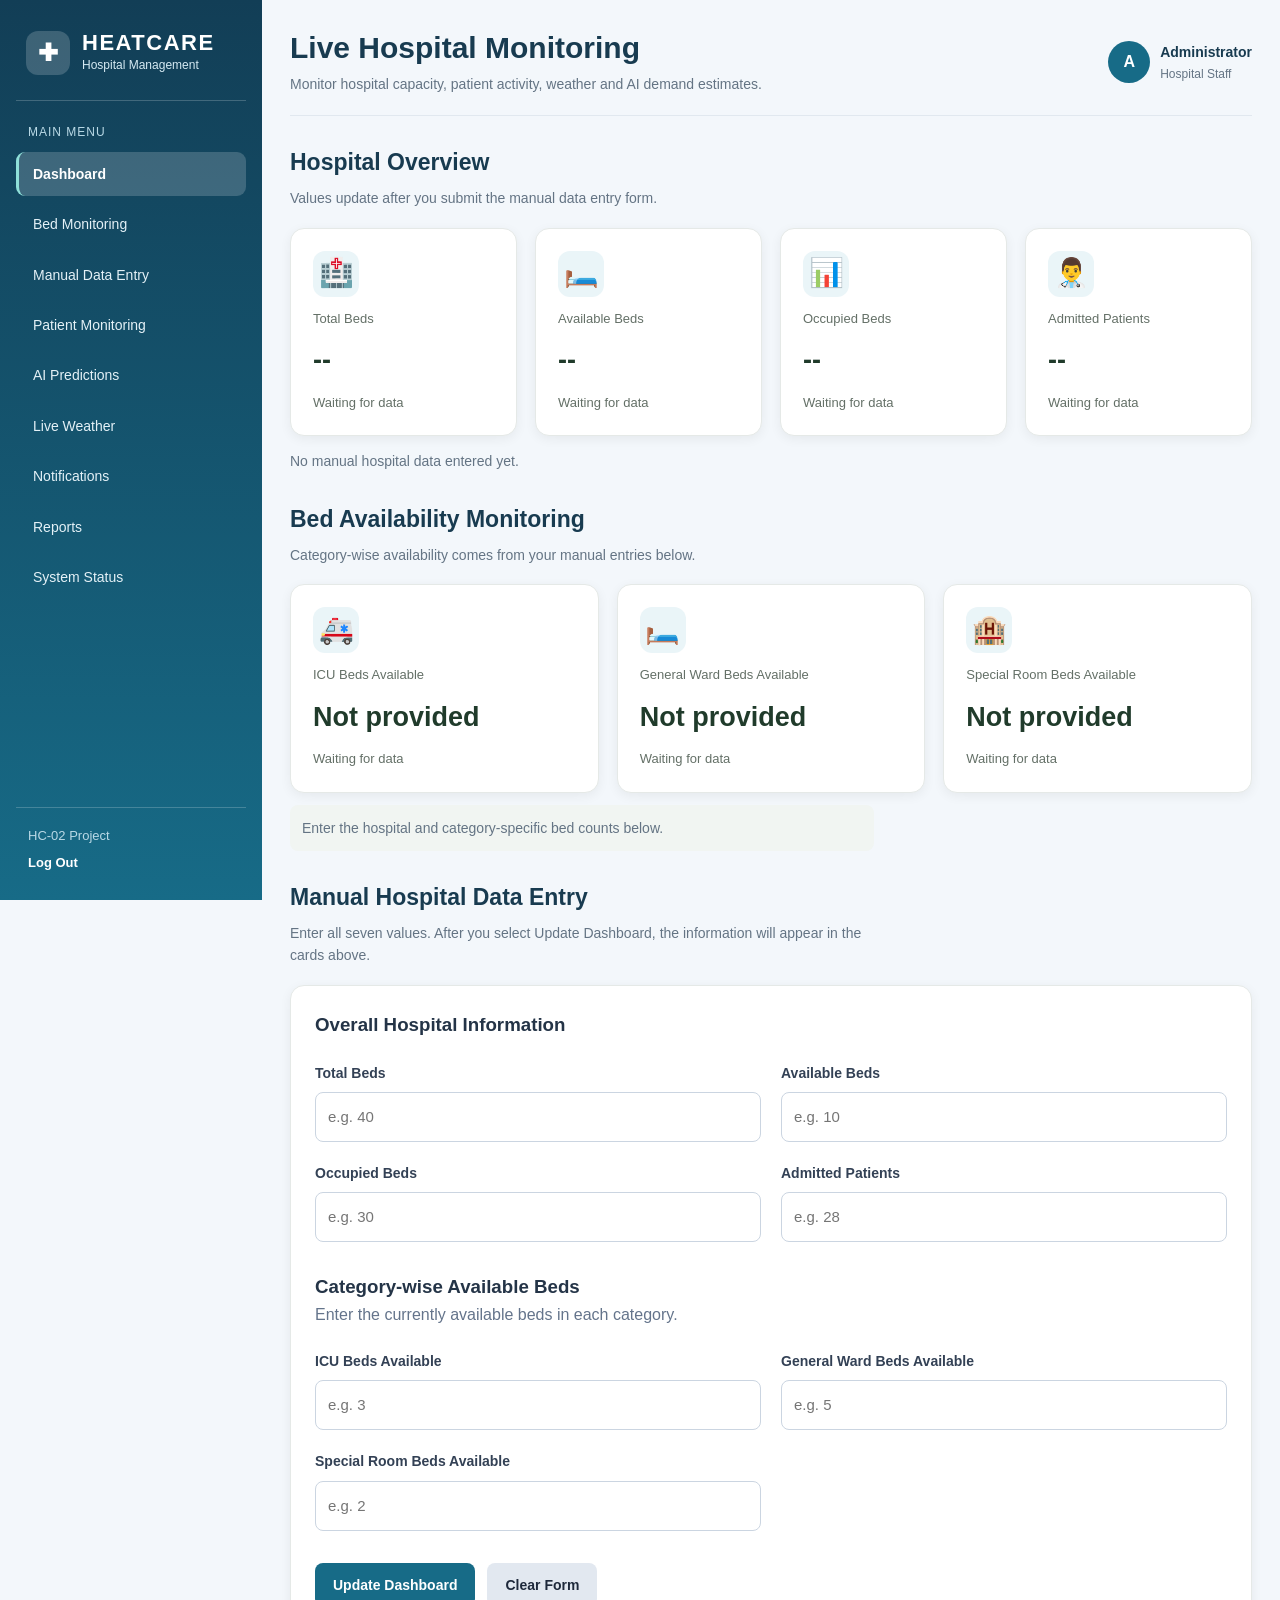
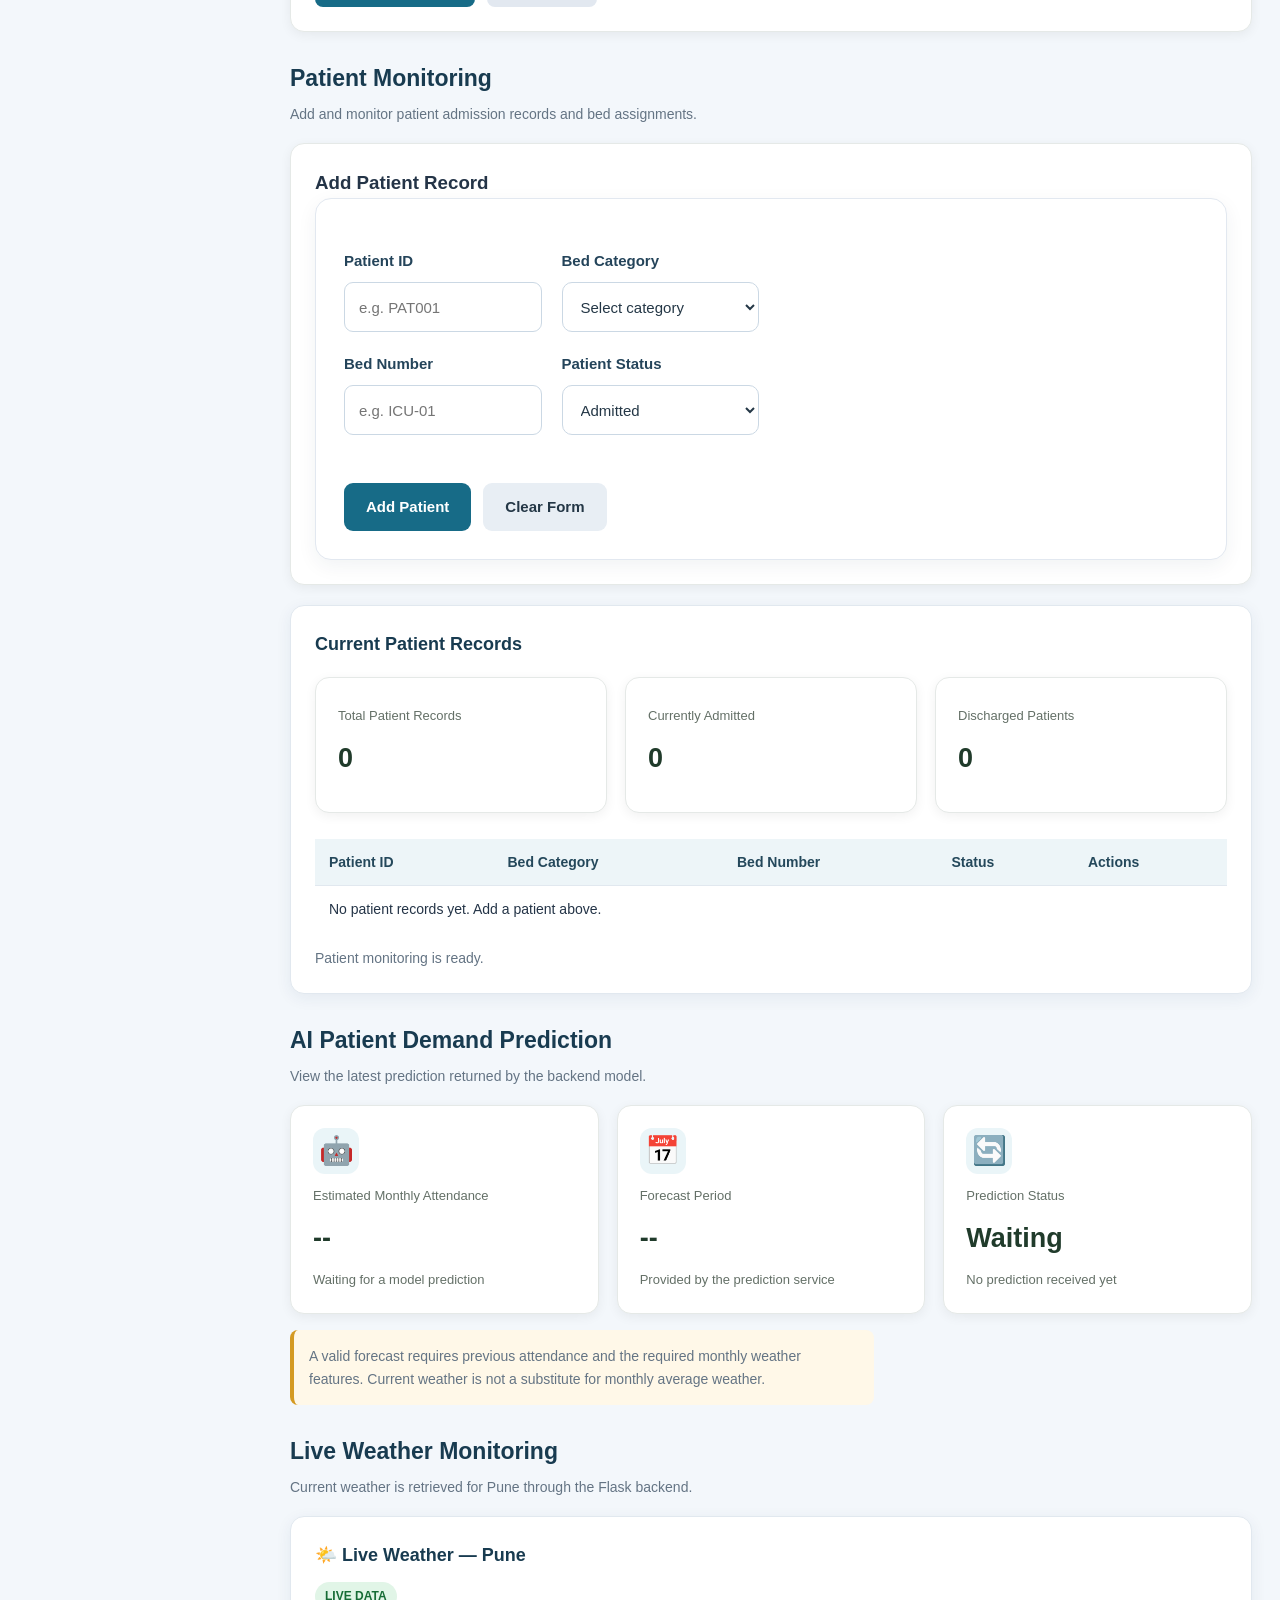
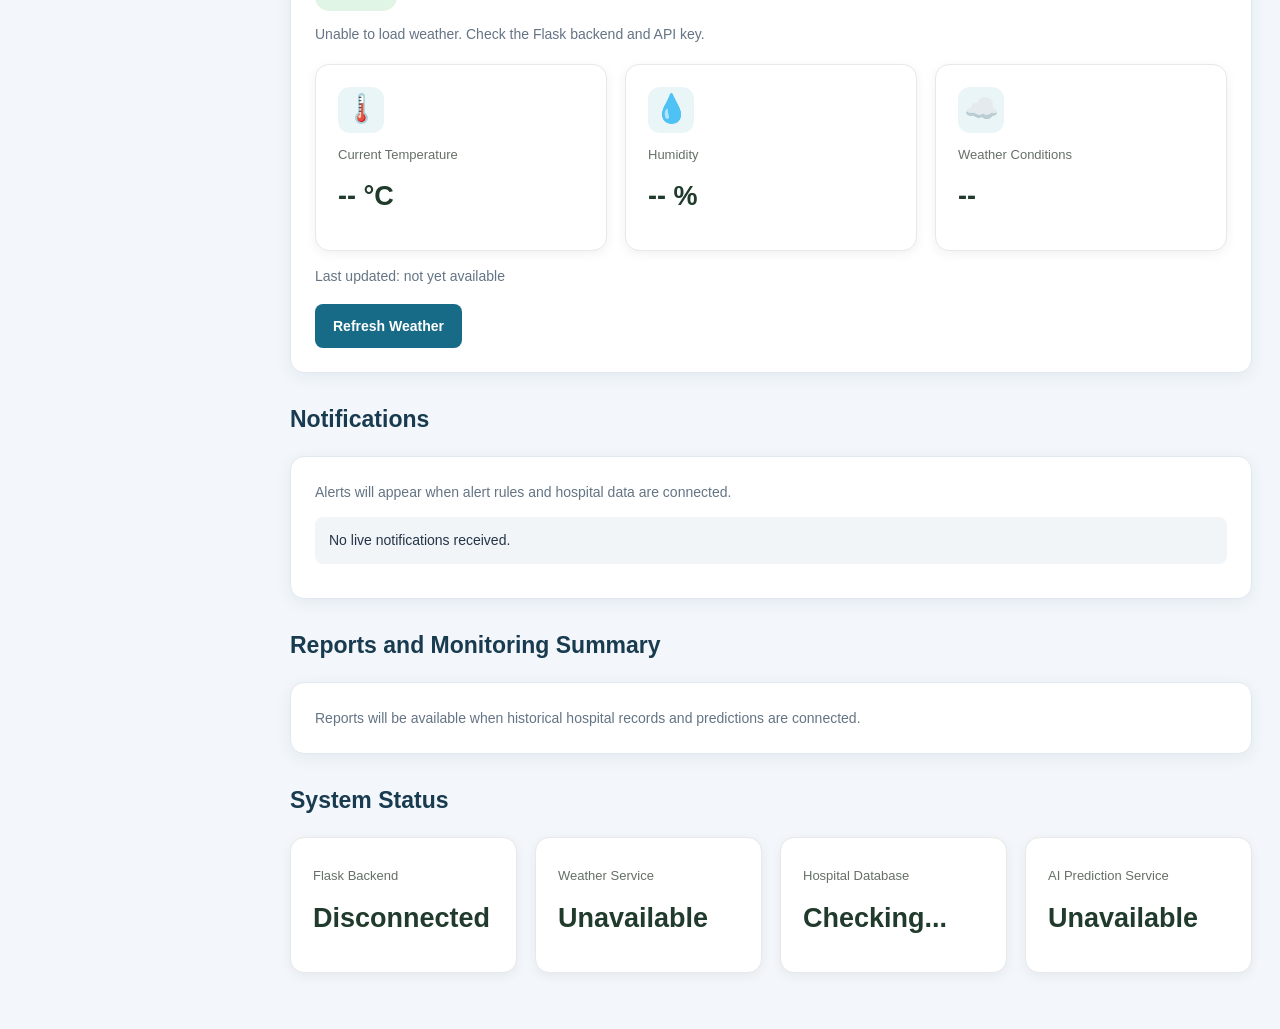
<file: frontend/HspitalDASHBOARD/dashboard.html>
<!DOCTYPE html>
<html lang="en">
<head>
    <meta charset="UTF-8">
    <meta name="viewport" content="width=device-width, initial-scale=1.0">
    <meta name="theme-color" content="#176b87">
    <title>HEATCARE | Live Hospital Monitoring</title>
    <link rel="stylesheet" href="style.css">

    <style>
        .monitoring-section { margin-bottom: 28px; }

        .monitoring-grid {
            display: grid;
            grid-template-columns: repeat(auto-fit, minmax(210px, 1fr));
            gap: 18px;
            margin-top: 18px;
        }

        .monitor-card, .manual-hospital-card {
            background: #fff;
            border: 1px solid #e5e9e7;
            border-radius: 14px;
            padding: 22px;
            box-shadow: 0 3px 12px rgba(0,0,0,.06);
            min-width: 0;
        }

        .monitor-card .monitor-icon {
            font-size: 28px;
            margin-bottom: 12px;
        }

        .monitor-card p {
            margin: 6px 0;
            color: #647067;
        }

        .monitor-card h3 {
            font-size: 27px;
            margin: 10px 0;
            color: #203b2b;
            overflow-wrap: anywhere;
        }

        .monitor-status, .last-updated {
            font-size: 13px;
            color: #647067;
        }

        .monitor-message {
            padding: 12px;
            border-radius: 8px;
            background: #f1f5f2;
            color: #344b3b;
            margin: 12px 0;
        }

        .live-badge {
            display: inline-block;
            padding: 5px 10px;
            border-radius: 20px;
            background: #e1f5e7;
            color: #176c36;
            font-size: 12px;
            font-weight: bold;
        }

        .refresh-button, .manual-hospital-actions button {
            margin-top: 16px;
            padding: 11px 18px;
            border: none;
            border-radius: 8px;
            cursor: pointer;
            font-weight: 600;
        }

        .refresh-button, .manual-save-button {
            background: #176b87;
            color: white;
        }

        .refresh-button:hover, .manual-save-button:hover {
            background: #12546b;
        }

        .manual-clear-button {
            background: #e2e8f0;
            color: #1e293b;
        }

        .forecast-notice {
            padding: 15px;
            border-left: 4px solid #d49a22;
            background: #fff8e8;
            border-radius: 8px;
            color: #624b1d;
            margin-top: 16px;
        }

        .manual-hospital-card {
            margin-top: 18px;
            padding: 24px;
        }

        .manual-hospital-grid {
            display: grid;
            grid-template-columns: repeat(2, minmax(0, 1fr));
            gap: 20px;
            margin-top: 22px;
        }

        .manual-hospital-field {
            display: flex;
            flex-direction: column;
            gap: 8px;
        }

        .manual-hospital-field label {
            color: #334155;
            font-weight: 600;
            font-size: 14px;
        }

        .manual-hospital-field input {
            width: 100%;
            min-width: 0;
            box-sizing: border-box;
            padding: 12px;
            border: 1px solid #cbd5e1;
            border-radius: 8px;
            font-size: 15px;
        }

        .manual-hospital-field input:focus {
            outline: 2px solid #176b87;
            border-color: #176b87;
        }

        .manual-hospital-actions {
            display: flex;
            flex-wrap: wrap;
            gap: 12px;
            margin-top: 10px;
        }

        #manualHospitalMessage {
            margin-top: 16px;
            font-size: 14px;
        }

        .section-note {
            color: #64748b;
            line-height: 1.6;
        }

        @media (max-width: 700px) {
            .monitoring-grid, .manual-hospital-grid {
                grid-template-columns: 1fr;
            }

            .manual-hospital-card {
                padding: 16px;
            }
        }
    </style>
</head>

<body class="dashboard-page">

    <!-- Sidebar -->
    <aside class="sidebar">
        <div class="sidebar-brand">
            <div class="hospital-logo">✚</div>
            <div>
                <h2>HEATCARE</h2>
                <p>Hospital Management</p>
            </div>
        </div>

        <p class="menu-heading">MAIN MENU</p>

        <nav class="sidebar-nav">
            <a href="#overview" class="nav-link active">Dashboard</a>
            <a href="#beds" class="nav-link">Bed Monitoring</a>
            <a href="#manualHospitalEntry" class="nav-link">Manual Data Entry</a>
            <a href="#admissions" class="nav-link">Patient Monitoring</a>
            <a href="#predictions" class="nav-link">AI Predictions</a>
            <a href="#weather" class="nav-link">Live Weather</a>
            <a href="#alerts" class="nav-link">Notifications</a>
            <a href="#reports" class="nav-link">Reports</a>
            <a href="#settings" class="nav-link">System Status</a>
        </nav>

        <div class="sidebar-bottom">
            <p>HC-02 Project</p>
            <a href="index.html">Log Out</a>
        </div>
    </aside>

    <main class="dashboard-main">

        <!-- Header -->
        <header class="dashboard-header">
            <div>
                <h1>Live Hospital Monitoring</h1>
                <p>
                    Monitor hospital capacity, patient activity, weather
                    and AI demand estimates.
                </p>
            </div>

            <div class="user-info">
                <div class="user-avatar">A</div>
                <div>
                    <strong>Administrator</strong>
                    <p>Hospital Staff</p>
                </div>
            </div>
        </header>

        <!-- Hospital Overview -->
        <section id="overview" class="dashboard-content monitoring-section">
            <h2>Hospital Overview</h2>
            <p class="section-note">
                Values update after you submit the manual data entry form.
            </p>

            <div class="monitoring-grid">
                <div class="monitor-card">
                    <div class="monitor-icon">🏥</div>
                    <p>Total Beds</p>
                    <h3 id="totalBeds">--</h3>
                    <span class="monitor-status" id="totalBedsStatus">Waiting for data</span>
                </div>

                <div class="monitor-card">
                    <div class="monitor-icon">🛏️</div>
                    <p>Available Beds</p>
                    <h3 id="availableBeds">--</h3>
                    <span class="monitor-status" id="availableBedsStatus">Waiting for data</span>
                </div>

                <div class="monitor-card">
                    <div class="monitor-icon">📊</div>
                    <p>Occupied Beds</p>
                    <h3 id="occupiedBeds">--</h3>
                    <span class="monitor-status" id="occupiedBedsStatus">Waiting for data</span>
                </div>

                <div class="monitor-card">
                    <div class="monitor-icon">👨‍⚕️</div>
                    <p>Admitted Patients</p>
                    <h3 id="admittedPatients">--</h3>
                    <span class="monitor-status" id="admittedPatientsStatus">Waiting for data</span>
                </div>
            </div>

            <p class="last-updated" id="hospitalUpdated">
                No manual hospital data entered yet.
            </p>
        </section>

        <!-- Bed Availability -->
        <section id="beds" class="dashboard-content monitoring-section">
            <h2>Bed Availability Monitoring</h2>
            <p class="section-note">
                Category-wise availability comes from your manual entries below.
            </p>

            <div class="monitoring-grid">
                <div class="monitor-card">
                    <div class="monitor-icon">🚑</div>
                    <p>ICU Beds Available</p>
                    <h3 id="availableICUBeds">Not provided</h3>
                    <span class="monitor-status" id="icuBedsStatus">Waiting for data</span>
                </div>

                <div class="monitor-card">
                    <div class="monitor-icon">🛏️</div>
                    <p>General Ward Beds Available</p>
                    <h3 id="availableGeneralBeds">Not provided</h3>
                    <span class="monitor-status" id="generalBedsStatus">Waiting for data</span>
                </div>

                <div class="monitor-card">
                    <div class="monitor-icon">🏨</div>
                    <p>Special Room Beds Available</p>
                    <h3 id="availableOtherBeds">Not provided</h3>
                    <span class="monitor-status" id="specialBedsStatus">Waiting for data</span>
                </div>
            </div>

            <p class="monitor-message" id="bedMonitoringStatus" role="status">
                Enter the hospital and category-specific bed counts below.
            </p>
        </section>

        <!-- Manual Data Entry -->
        <section id="manualHospitalEntry" class="dashboard-content monitoring-section">
            <h2>Manual Hospital Data Entry</h2>
            <p class="section-note">
                Enter all seven values. After you select Update Dashboard,
                the information will appear in the cards above.
            </p>

            <div class="manual-hospital-card">
                <form id="manualHospitalDataForm">
                    <h3>Overall Hospital Information</h3>

                    <div class="manual-hospital-grid">
                        <div class="manual-hospital-field">
                            <label for="manualTotalBeds">Total Beds</label>
                            <input type="number" id="manualTotalBeds"
                                   min="1" step="1" required placeholder="e.g. 40">
                        </div>

                        <div class="manual-hospital-field">
                            <label for="manualAvailableBeds">Available Beds</label>
                            <input type="number" id="manualAvailableBeds"
                                   min="0" step="1" required placeholder="e.g. 10">
                        </div>

                        <div class="manual-hospital-field">
                            <label for="manualOccupiedBeds">Occupied Beds</label>
                            <input type="number" id="manualOccupiedBeds"
                                   min="0" step="1" required placeholder="e.g. 30">
                        </div>

                        <div class="manual-hospital-field">
                            <label for="manualAdmittedPatients">Admitted Patients</label>
                            <input type="number" id="manualAdmittedPatients"
                                   min="0" step="1" required placeholder="e.g. 28">
                        </div>
                    </div>

                    <h3 style="margin-top:30px;">Category-wise Available Beds</h3>
                    <p class="section-note">
                        Enter the currently available beds in each category.
                    </p>

                    <div class="manual-hospital-grid">
                        <div class="manual-hospital-field">
                            <label for="manualAvailableICUBeds">ICU Beds Available</label>
                            <input type="number" id="manualAvailableICUBeds"
                                   min="0" step="1" required placeholder="e.g. 3">
                        </div>

                        <div class="manual-hospital-field">
                            <label for="manualAvailableGeneralBeds">General Ward Beds Available</label>
                            <input type="number" id="manualAvailableGeneralBeds"
                                   min="0" step="1" required placeholder="e.g. 5">
                        </div>

                        <div class="manual-hospital-field">
                            <label for="manualAvailableSpecialBeds">Special Room Beds Available</label>
                            <input type="number" id="manualAvailableSpecialBeds"
                                   min="0" step="1" required placeholder="e.g. 2">
                        </div>
                    </div>

                    <p id="manualHospitalMessage" role="status" aria-live="polite"></p>

                    <div class="manual-hospital-actions">
                        <button type="submit" class="manual-save-button">
                            Update Dashboard
                        </button>

                        <button type="reset" class="manual-clear-button">
                            Clear Form
                        </button>
                    </div>
                </form>
            </div>
        </section>

<!-- Patient Monitoring -->

<!-- Patient Monitoring -->
<section id="admissions" class="dashboard-content monitoring-section">
    <h2>Patient Monitoring</h2>
    <p class="section-note">
        Add and monitor patient admission records and bed assignments.
    </p>

    <div class="manual-hospital-card">
        <h3>Add Patient Record</h3>

        <form id="patientForm">
            <div class="manual-hospital-grid">
                <div class="manual-hospital-field">
                    <label for="patientId">Patient ID</label>
                    <input type="text" id="patientId"
                           placeholder="e.g. PAT001" required>
                </div>

                <div class="manual-hospital-field">
                    <label for="patientBedCategory">Bed Category</label>
                    <select id="patientBedCategory" required>
                        <option value="">Select category</option>
                        <option value="ICU">ICU</option>
                        <option value="General Ward">General Ward</option>
                        <option value="Special Room">Special Room</option>
                    </select>
                </div>

                <div class="manual-hospital-field">
                    <label for="patientBedNumber">Bed Number</label>
                    <input type="text" id="patientBedNumber"
                           placeholder="e.g. ICU-01" required>
                </div>

                <div class="manual-hospital-field">
                    <label for="patientStatus">Patient Status</label>
                    <select id="patientStatus" required>
                        <option value="Admitted">Admitted</option>
                        <option value="Under Observation">Under Observation</option>
                        <option value="Discharged">Discharged</option>
                    </select>
                </div>
            </div>

            <p id="patientFormMessage" role="status"
               aria-live="polite"></p>

            <div class="manual-hospital-actions">
                <button type="submit" class="manual-save-button">
                    Add Patient
                </button>

                <button type="reset" class="manual-clear-button">
                    Clear Form
                </button>
            </div>
        </form>
    </div>

    <div class="dashboard-card" style="margin-top:20px;">
        <h3>Current Patient Records</h3>

        <div class="monitoring-grid">
            <div class="monitor-card">
                <p>Total Patient Records</p>
                <h3 id="patientTotalCount">0</h3>
            </div>

            <div class="monitor-card">
                <p>Currently Admitted</p>
                <h3 id="patientAdmittedCount">0</h3>
            </div>

            <div class="monitor-card">
                <p>Discharged Patients</p>
                <h3 id="patientDischargedCount">0</h3>
            </div>
        </div>

        <div style="overflow-x:auto; margin-top:20px;">
            <table>
                <thead>
                    <tr>
                        <th>Patient ID</th>
                        <th>Bed Category</th>
                        <th>Bed Number</th>
                        <th>Status</th>
                        <th>Actions</th>
                    </tr>
                </thead>

                <tbody id="admittedPatientsList">
                    <tr>
                        <td colspan="5">
                            No patient records yet. Add a patient above.
                        </td>
                    </tr>
                </tbody>
            </table>
        </div>

        <p id="patientMonitoringStatus" class="monitor-status"
           role="status" aria-live="polite">
            Patient monitoring is ready.
        </p>
    </div>
</section>



        <!-- AI Predictions -->
        <section id="predictions" class="dashboard-content monitoring-section">
            <h2>AI Patient Demand Prediction</h2>
            <p class="section-note">
                View the latest prediction returned by the backend model.
            </p>

            <div class="monitoring-grid">
                <div class="monitor-card">
                    <div class="monitor-icon">🤖</div>
                    <p>Estimated Monthly Attendance</p>
                    <h3 id="predictedAttendance">--</h3>
                    <span class="monitor-status" id="predictionNote">Waiting for a model prediction</span>
                </div>

                <div class="monitor-card">
                    <div class="monitor-icon">📅</div>
                    <p>Forecast Period</p>
                    <h3 id="forecastPeriod">--</h3>
                    <span class="monitor-status">Provided by the prediction service</span>
                </div>

                <div class="monitor-card">
                    <div class="monitor-icon">🔄</div>
                    <p>Prediction Status</p>
                    <h3 id="predictionStatus">Waiting</h3>
                    <span class="monitor-status" id="predictionUpdated">No prediction received yet</span>
                </div>
            </div>

            <p class="forecast-notice">
                A valid forecast requires previous attendance and the required
                monthly weather features. Current weather is not a substitute
                for monthly average weather.
            </p>
        </section>

        <!-- Live Weather -->
        <section id="weather" class="dashboard-content monitoring-section">
            <h2>Live Weather Monitoring</h2>
            <p class="section-note">
                Current weather is retrieved for Pune through the Flask backend.
            </p>

            <div class="dashboard-card">
                <h3>🌤️ Live Weather — Pune</h3>
                <span class="live-badge">LIVE DATA</span>
                <p id="weatherStatus" role="status" aria-live="polite">Fetching latest weather...</p>

                <div class="monitoring-grid">
                    <div class="monitor-card">
                        <div class="monitor-icon">🌡️</div>
                        <p>Current Temperature</p>
                        <h3 id="weatherTemperature">-- °C</h3>
                    </div>

                    <div class="monitor-card">
                        <div class="monitor-icon">💧</div>
                        <p>Humidity</p>
                        <h3 id="weatherHumidity">-- %</h3>
                    </div>

                    <div class="monitor-card">
                        <div class="monitor-icon">☁️</div>
                        <p>Weather Conditions</p>
                        <h3 id="weatherDescription">--</h3>
                    </div>
                </div>

                <p class="last-updated" id="weatherUpdated">Last updated: not yet available</p>

                <button type="button" class="refresh-button" id="refreshWeatherButton">
                    Refresh Weather
                </button>
            </div>
        </section>

        <!-- Notifications -->
        <section id="alerts" class="dashboard-content monitoring-section">
            <h2>Notifications</h2>
            <div class="dashboard-card">
                <p id="notificationStatus">
                    Alerts will appear when alert rules and hospital data are connected.
                </p>
                <ul id="notificationList"><li>No live notifications received.</li></ul>
            </div>
        </section>

        <!-- Reports -->
        <section id="reports" class="dashboard-content monitoring-section">
            <h2>Reports and Monitoring Summary</h2>
            <div class="dashboard-card">
                <p id="reportStatus">
                    Reports will be available when historical hospital records and predictions are connected.
                </p>
            </div>
        </section>

        <!-- System Status -->
        <section id="settings" class="dashboard-content monitoring-section">
            <h2>System Status</h2>
            <div class="monitoring-grid">
                <div class="monitor-card">
                    <p>Flask Backend</p>
                    <h3 id="backendStatus">Checking...</h3>
                </div>
                <div class="monitor-card">
                    <p>Weather Service</p>
                    <h3 id="weatherServiceStatus">Checking...</h3>
                </div>
                <div class="monitor-card">
                    <p>Hospital Database</p>
                    <h3 id="databaseStatus">Checking...</h3>
                </div>
                <div class="monitor-card">
                    <p>AI Prediction Service</p>
                    <h3 id="modelServiceStatus">Checking...</h3>
                </div>
            </div>
        </section>

    </main>

    <!-- Existing script handles predictions, attendance, history and demo login. -->
    <script src="script.js"></script>

    <!-- Dashboard-specific manual data, weather and health status. -->
    <script>
        "use strict";

        const HEATCARE_API = "http://127.0.0.1:5000";
        const HOSPITAL_STORAGE_KEY = "heatcare_manual_hospital_data_v1";

        const manualFieldIds = [
            "manualTotalBeds",
            "manualAvailableBeds",
            "manualOccupiedBeds",
            "manualAdmittedPatients",
            "manualAvailableICUBeds",
            "manualAvailableGeneralBeds",
            "manualAvailableSpecialBeds"
        ];

        function dashboardElement(id) {
            return document.getElementById(id);
        }

        function displayValue(id, value) {
            const element = dashboardElement(id);
            if (element) element.textContent = value;
        }

        function formatCount(value) {
            return Number(value).toLocaleString("en-IN");
        }

        function showManualMessage(message, color = "#15803d") {
            const element = dashboardElement("manualHospitalMessage");
            if (element) {
                element.textContent = message;
                element.style.color = color;
            }
        }

        function getManualHospitalValues() {
            const values = {};

            for (const id of manualFieldIds) {
                const input = dashboardElement(id);

                if (!input || input.value.trim() === "") {
                    if (input) input.focus();
                    throw new Error("Please enter a value in all seven fields.");
                }

                const value = Number(input.value);

                if (!Number.isSafeInteger(value) || value < 0) {
                    input.focus();
                    throw new Error("All values must be non-negative whole numbers.");
                }

                values[id] = value;
            }

            if (values.manualTotalBeds < 1) {
                throw new Error("Total beds must be at least 1.");
            }

            if (
                values.manualAvailableBeds + values.manualOccupiedBeds !==
                values.manualTotalBeds
            ) {
                throw new Error(
                    "Available beds plus occupied beds must equal total beds."
                );
            }

            if (values.manualAdmittedPatients > values.manualOccupiedBeds) {
                throw new Error(
                    "Admitted patients cannot exceed occupied beds."
                );
            }

            const categoryAvailable =
                values.manualAvailableICUBeds +
                values.manualAvailableGeneralBeds +
                values.manualAvailableSpecialBeds;

            if (categoryAvailable > values.manualAvailableBeds) {
                throw new Error(
                    "The total of ICU, General Ward and Special Room available beds cannot exceed overall available beds."
                );
            }

            return values;
        }

        function renderManualHospitalData(values, updatedAt = null) {
            const overallCards = {
                totalBeds: values.manualTotalBeds,
                availableBeds: values.manualAvailableBeds,
                occupiedBeds: values.manualOccupiedBeds,
                admittedPatients: values.manualAdmittedPatients
            };

            for (const [id, value] of Object.entries(overallCards)) {
                displayValue(id, formatCount(value));
            }

            [
                "totalBedsStatus",
                "availableBedsStatus",
                "occupiedBedsStatus",
                "admittedPatientsStatus"
            ].forEach(id => displayValue(id, "Manually entered"));

            displayValue(
                "availableICUBeds",
                formatCount(values.manualAvailableICUBeds)
            );
            displayValue(
                "availableGeneralBeds",
                formatCount(values.manualAvailableGeneralBeds)
            );
            displayValue(
                "availableOtherBeds",
                formatCount(values.manualAvailableSpecialBeds)
            );

            displayValue("icuBedsStatus", "Manually entered");
            displayValue("generalBedsStatus", "Manually entered");
            displayValue("specialBedsStatus", "Manually entered");

            const updateDate = updatedAt ? new Date(updatedAt) : new Date();

            displayValue(
                "hospitalUpdated",
                "Manually updated: " + updateDate.toLocaleString("en-IN")
            );

            const categoryAvailable =
                values.manualAvailableICUBeds +
                values.manualAvailableGeneralBeds +
                values.manualAvailableSpecialBeds;

            const remaining = values.manualAvailableBeds - categoryAvailable;

            displayValue(
                "bedMonitoringStatus",
                `Bed availability updated. ICU: ${formatCount(values.manualAvailableICUBeds)}, ` +
                `General Ward: ${formatCount(values.manualAvailableGeneralBeds)}, ` +
                `Special Rooms: ${formatCount(values.manualAvailableSpecialBeds)}. ` +
                `${formatCount(remaining)} available bed(s) are not assigned to these categories.`
            );
        }

        function saveManualHospitalData(values) {
            const savedData = {
                ...values,
                updatedAt: new Date().toISOString()
            };

            localStorage.setItem(
                HOSPITAL_STORAGE_KEY,
                JSON.stringify(savedData)
            );

            return savedData;
        }

        function loadSavedManualHospitalData() {
            try {
                const rawData = localStorage.getItem(HOSPITAL_STORAGE_KEY);
                if (!rawData) return;

                const savedData = JSON.parse(rawData);
                const values = {};

                for (const id of manualFieldIds) {
                    const value = savedData[id];

                    if (!Number.isSafeInteger(value) || value < 0) {
                        return;
                    }

                    values[id] = value;

                    const input = dashboardElement(id);
                    if (input) input.value = value;
                }

                // Recheck saved values before displaying them.
                const total = values.manualTotalBeds;
                const available = values.manualAvailableBeds;
                const occupied = values.manualOccupiedBeds;
                const admitted = values.manualAdmittedPatients;

                const categoryTotal =
                    values.manualAvailableICUBeds +
                    values.manualAvailableGeneralBeds +
                    values.manualAvailableSpecialBeds;

                if (
                    total < 1 ||
                    available + occupied !== total ||
                    admitted > occupied ||
                    categoryTotal > available
                ) {
                    return;
                }

                renderManualHospitalData(values, savedData.updatedAt);
                showManualMessage("Previously saved hospital data restored.", "#64748b");
            } catch (error) {
                console.error("Could not restore saved hospital data:", error);
            }
        }

        function setupManualHospitalForm() {
            const form = dashboardElement("manualHospitalDataForm");

            if (!form || form.dataset.dashboardManualHandler === "true") {
                return;
            }

            form.dataset.dashboardManualHandler = "true";

            
/* ==========================================
   PATIENT RECORD MANAGEMENT
   Browser storage for demonstration
========================================== */

const PATIENT_STORAGE_KEY = "heatcare_patient_records_v1";

let patientRecords = [];

function patientElement(id) {
    return document.getElementById(id);
}

function showPatientMessage(message, color = "#15803d") {
    const element = patientElement("patientFormMessage");

    if (element) {
        element.textContent = message;
        element.style.color = color;
    }
}

function showPatientMonitoringStatus(message) {
    const element = patientElement("patientMonitoringStatus");

    if (element) {
        element.textContent = message;
    }
}

function savePatientRecords() {
    localStorage.setItem(
        PATIENT_STORAGE_KEY,
        JSON.stringify(patientRecords)
    );
}

function loadPatientRecords() {
    try {
        const saved = localStorage.getItem(PATIENT_STORAGE_KEY);

        if (!saved) {
            patientRecords = [];
        } else {
            const parsed = JSON.parse(saved);

            patientRecords = Array.isArray(parsed) ? parsed : [];
        }
    } catch (error) {
        console.error("Unable to load patient records:", error);
        patientRecords = [];
    }

    renderPatientRecords();
}

function renderPatientRecords() {
    const tableBody = patientElement("admittedPatientsList");

    if (!tableBody) return;

    tableBody.replaceChildren();

    if (patientRecords.length === 0) {
        const row = document.createElement("tr");
        const cell = document.createElement("td");

        cell.colSpan = 5;
        cell.textContent = "No patient records yet. Add a patient above.";

        row.appendChild(cell);
        tableBody.appendChild(row);
    } else {
        patientRecords.forEach(patient => {
            const row = document.createElement("tr");

            [
                patient.id,
                patient.category,
                patient.bedNumber,
                patient.status
            ].forEach(value => {
                const cell = document.createElement("td");
                cell.textContent = value;
                row.appendChild(cell);
            });

            const actionsCell = document.createElement("td");

            if (patient.status !== "Discharged") {
                const statusButton = document.createElement("button");

                statusButton.type = "button";
                statusButton.textContent =
                    patient.status === "Admitted"
                        ? "Mark Observation"
                        : "Mark Admitted";

                statusButton.style.marginRight = "8px";
                statusButton.style.marginBottom = "6px";

                statusButton.addEventListener("click", () => {
                    patient.status =
                        patient.status === "Admitted"
                            ? "Under Observation"
                            : "Admitted";

                    savePatientRecords();
                    renderPatientRecords();

                    showPatientMonitoringStatus(
                        `Patient ${patient.id} status updated to ${patient.status}.`
                    );
                });

                actionsCell.appendChild(statusButton);

                const dischargeButton = document.createElement("button");

                dischargeButton.type = "button";
                dischargeButton.textContent = "Discharge";
                dischargeButton.style.marginRight = "8px";
                dischargeButton.style.marginBottom = "6px";

                dischargeButton.addEventListener("click", () => {
                    patient.status = "Discharged";

                    savePatientRecords();
                    renderPatientRecords();

                    showPatientMonitoringStatus(
                        `Patient ${patient.id} has been discharged.`
                    );
                });

                actionsCell.appendChild(dischargeButton);
            }

            const deleteButton = document.createElement("button");

            deleteButton.type = "button";
            deleteButton.textContent = "Delete";
            deleteButton.style.marginBottom = "6px";

            deleteButton.addEventListener("click", () => {
                const confirmed = window.confirm(
                    `Delete patient record ${patient.id}?`
                );

                if (!confirmed) return;

                patientRecords = patientRecords.filter(
                    item => item.id !== patient.id
                );

                savePatientRecords();
                renderPatientRecords();

                showPatientMonitoringStatus(
                    `Patient record ${patient.id} deleted.`
                );
            });

            actionsCell.appendChild(deleteButton);
            row.appendChild(actionsCell);
            tableBody.appendChild(row);
        });
    }

    const total = patientRecords.length;

    const admitted = patientRecords.filter(
        patient => patient.status === "Admitted" ||
                   patient.status === "Under Observation"
    ).length;

    const discharged = patientRecords.filter(
        patient => patient.status === "Discharged"
    ).length;

    const totalElement = patientElement("patientTotalCount");
    const admittedElement = patientElement("patientAdmittedCount");
    const dischargedElement = patientElement("patientDischargedCount");

    if (totalElement) totalElement.textContent = total;
    if (admittedElement) admittedElement.textContent = admitted;
    if (dischargedElement) dischargedElement.textContent = discharged;
}

function setupPatientForm() {
    const form = patientElement("patientForm");

    if (!form || form.dataset.patientHandler === "true") return;

    form.dataset.patientHandler = "true";

    form.addEventListener("submit", event => {
        event.preventDefault();

        const idInput = patientElement("patientId");
        const categoryInput = patientElement("patientBedCategory");
        const bedInput = patientElement("patientBedNumber");
        const statusInput = patientElement("patientStatus");

        const id = idInput.value.trim().toUpperCase();
        const category = categoryInput.value;
        const bedNumber = bedInput.value.trim().toUpperCase();
        const status = statusInput.value;

        if (!id || !category || !bedNumber || !status) {
            showPatientMessage(
                "Please complete all patient fields.",
                "#dc2626"
            );
            return;
        }

        const duplicateId = patientRecords.some(
            patient => patient.id.toUpperCase() === id
        );

        if (duplicateId) {
            showPatientMessage(
                "This Patient ID already exists. Please enter a unique ID.",
                "#dc2626"
            );
            idInput.focus();
            return;
        }

        const bedIsOccupied = patientRecords.some(
            patient =>
                patient.bedNumber.toUpperCase() === bedNumber &&
                patient.status !== "Discharged"
        );

        if (bedIsOccupied) {
            showPatientMessage(
                "This bed is assigned to another active patient.",
                "#dc2626"
            );
            bedInput.focus();
            return;
        }

        const patient = {
            id,
            category,
            bedNumber,
            status,
            createdAt: new Date().toISOString()
        };

        patientRecords.push(patient);

        try {
            savePatientRecords();
        } catch (error) {
            patientRecords.pop();

            showPatientMessage(
                "Could not save the record in browser storage.",
                "#dc2626"
            );

            console.error("Patient save error:", error);
            return;
        }

        renderPatientRecords();

        showPatientMessage(
            `Patient ${id} added successfully.`
        );

        showPatientMonitoringStatus(
            `Patient ${id} added to the current patient records.`
        );

        form.reset();
    });

    form.addEventListener("reset", () => {
        window.setTimeout(() => {
            const message = patientElement("patientFormMessage");

            if (message) {
                message.textContent = "";
            }
        }, 0);
    });
}


            form.addEventListener("submit", function (event) {
                event.preventDefault();

                try {
                    const values = getManualHospitalValues();
                    const savedData = saveManualHospitalData(values);

                    renderManualHospitalData(values, savedData.updatedAt);
                    showManualMessage(
                        "Hospital information and all three bed categories updated successfully."
                    );
                } catch (error) {
                    showManualMessage(error.message, "#dc2626");
                }
            });

            form.addEventListener("reset", function () {
                // Keep the last saved dashboard values visible.
                window.setTimeout(() => {
                    showManualMessage(
                        "Form cleared. The last saved dashboard values remain displayed.",
                        "#64748b"
                    );
                }, 0);
            });
        }

        async function loadDashboardWeather() {
            displayValue("weatherStatus", "Fetching latest weather...");

            try {
                const response = await fetch(
                    `${HEATCARE_API}/weather?city=Pune`,
                    { cache: "no-store" }
                );

                const data = await response.json();

                if (!response.ok || data.error) {
                    throw new Error(data.error || "Weather request failed.");
                }

                const temperature =
                    data.temperature_c ?? data.temperature ?? data.temp;
                const humidity =
                    data.humidity_pct ?? data.humidity;
                const description =
                    data.weather ?? data.description ?? data.condition ?? "Unavailable";

                displayValue(
                    "weatherTemperature",
                    temperature == null ? "-- °C" : `${temperature} °C`
                );
                displayValue(
                    "weatherHumidity",
                    humidity == null ? "-- %" : `${humidity} %`
                );
                displayValue("weatherDescription", description);
                displayValue("weatherStatus", "Weather updated successfully.");
                displayValue("weatherServiceStatus", "Connected");
                displayValue(
                    "weatherUpdated",
                    "Last updated: " + new Date().toLocaleString("en-IN")
                );
            } catch (error) {
                displayValue(
                    "weatherStatus",
                    "Weather unavailable. Check Flask and the weather API key."
                );
                displayValue("weatherServiceStatus", "Unavailable");
                console.error("Weather error:", error);
            }
        }

        async function checkDashboardBackend() {
            try {
                const response = await fetch(`${HEATCARE_API}/health`, {
                    cache: "no-store"
                });

                if (!response.ok) {
                    throw new Error("Backend health check failed.");
                }

                const data = await response.json();

                displayValue("backendStatus", "Connected");
                displayValue(
                    "modelServiceStatus",
                    data.model_loaded ? "Connected" : "Unavailable"
                );
                displayValue(
                    "databaseStatus",
                    data.supabase_configured ? "Configured" : "Unavailable"
                );
            } catch (error) {
                displayValue("backendStatus", "Unavailable");
                displayValue("modelServiceStatus", "Unknown");
                displayValue("databaseStatus", "Unknown");
                console.error("Backend health error:", error);
            }
        }

        document.addEventListener("DOMContentLoaded", function () {
            setupManualHospitalForm();
            loadSavedManualHospitalData();
            setupPatientForm();
            loadPatientRecords();
            loadDashboardWeather();
            checkDashboardBackend();

            const refreshWeatherButton = dashboardElement("refreshWeatherButton");

            if (refreshWeatherButton) {
                refreshWeatherButton.addEventListener(
                    "click",
                    loadDashboardWeather
                );
            }

            window.setInterval(loadDashboardWeather, 5 * 60 * 1000);
            window.setInterval(checkDashboardBackend, 60 * 1000);
        });
    </script>
    <script src="script.js"></script>
</body>
</html>
</file>
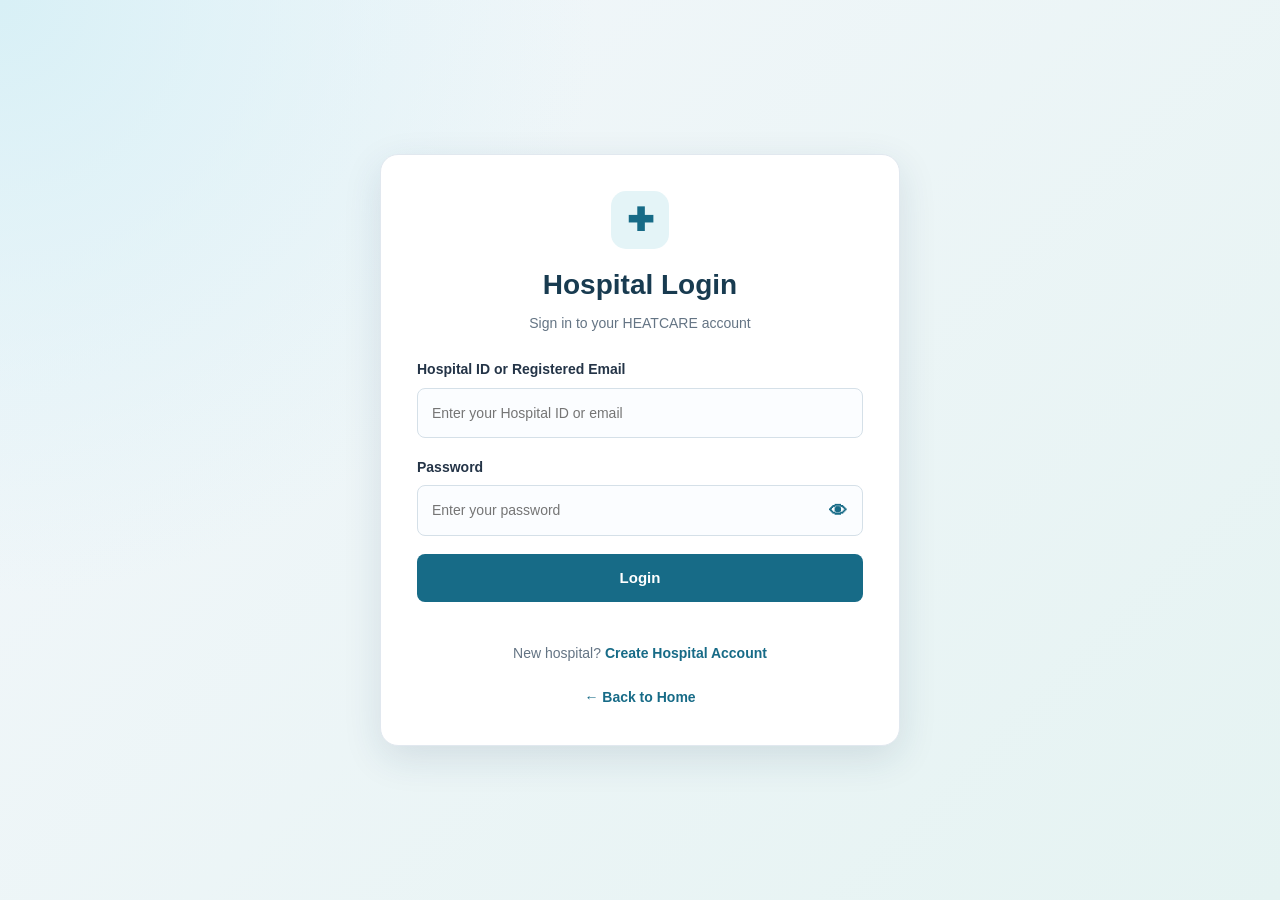
<file: frontend/HspitalDASHBOARD/login.html>
<!DOCTYPE html>
<html lang="en">
<head>
    <meta charset="UTF-8">
    <meta name="viewport" content="width=device-width, initial-scale=1.0">

    <title>HEATCARE | Hospital Login</title>

    <!-- Load CSS from the same folder -->
    <link rel="stylesheet" href="./style.css">

    <!-- Prevent browser from using an old cached stylesheet -->
    <meta name="theme-color" content="#19804b">
</head>

<body class="login-page">

    <div class="login-container">
        <div class="login-card">

            <!-- Hospital Logo -->
            <div class="hospital-logo" aria-hidden="true">✚</div>

            <h1>Hospital Login</h1>
            <p>Sign in to your HEATCARE account</p>

            <!-- Login Form -->
            <form id="loginForm">

                <div class="form-group">
                    <label for="hospitalId">Hospital ID or Registered Email</label>
                    <input
                        type="text"
                        id="hospitalId"
                        name="hospitalId"
                        placeholder="Enter your Hospital ID or email"
                        autocomplete="username"
                        required
                    >
                </div>

                <div class="form-group">
                    <label for="password">Password</label>

                    <div class="password-wrapper">
                        <input
                            type="password"
                            id="password"
                            name="password"
                            placeholder="Enter your password"
                            autocomplete="current-password"
                            required
                        >

                        <button
                            type="button"
                            class="toggle-password"
                            id="togglePassword"
                            aria-label="Show password"
                            aria-controls="password"
                        >👁</button>
                    </div>
                </div>

                <button type="submit" class="primary-button">
                    Login
                </button>

                <p id="loginMessage" role="status" aria-live="polite"></p>
            </form>

            <!-- Navigation Links -->
            <p class="login-footer">
                New hospital?
                <a href="./register.html">Create Hospital Account</a>
            </p>

            <p class="login-footer">
                <a href="./index.html">← Back to Home</a>
            </p>

        </div>
    </div>

    <!-- Load JavaScript once -->
    <script src="./auth.js"></script>
</body>
</html>
</file>
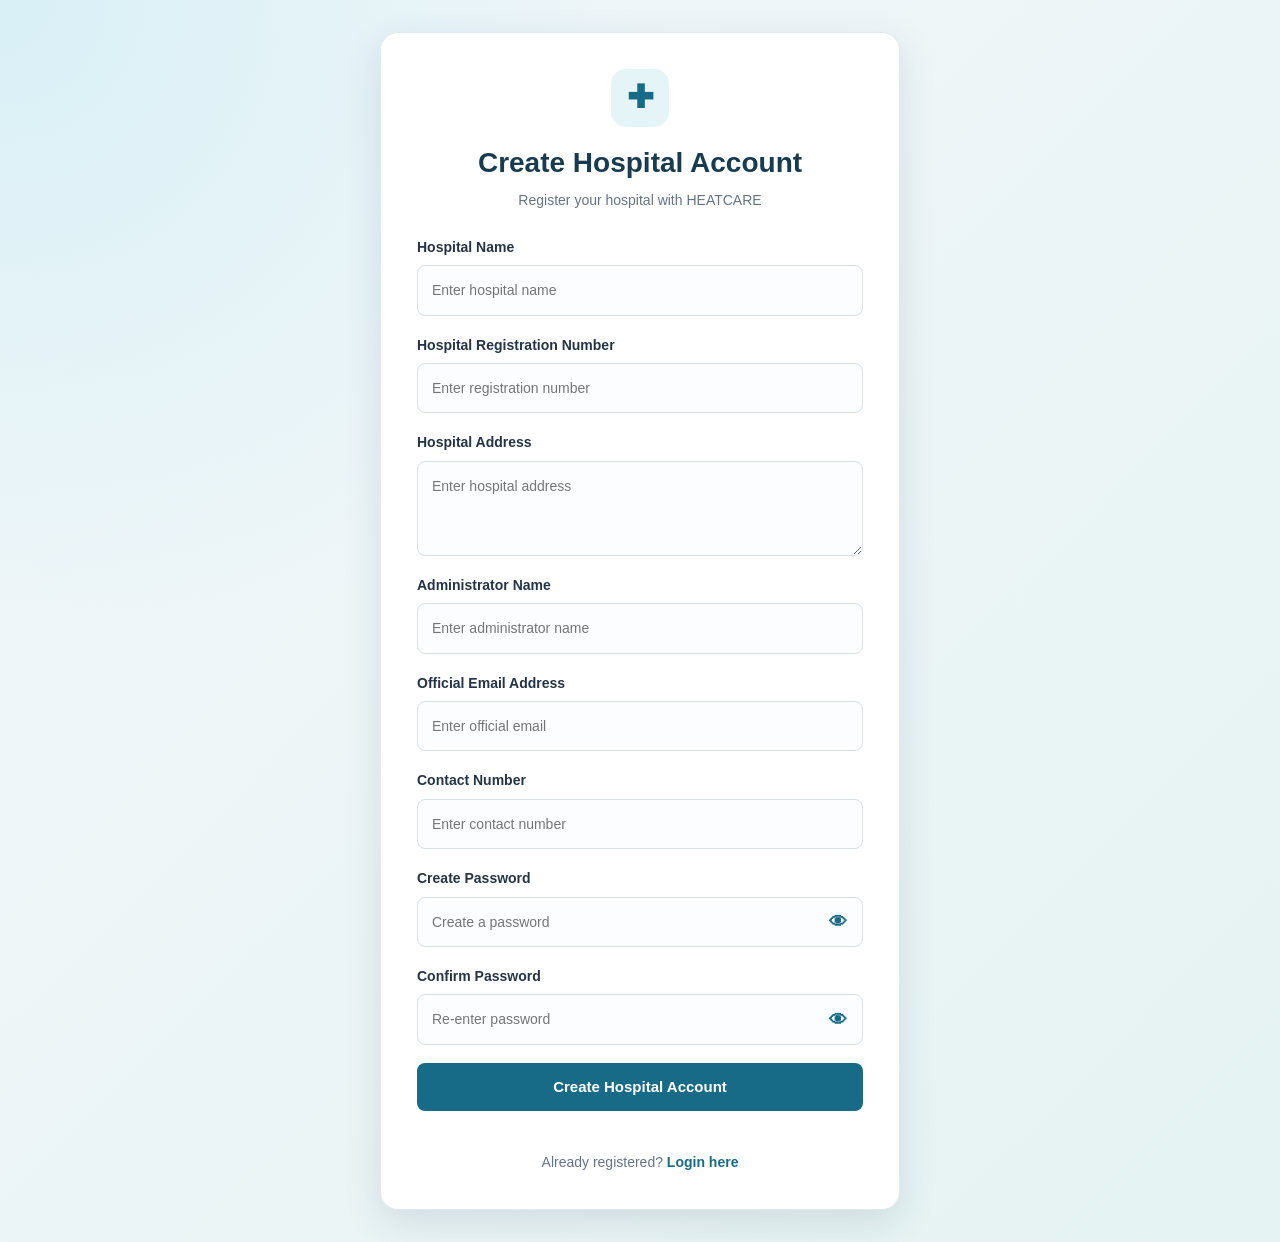
<file: frontend/HspitalDASHBOARD/register.html>
<!DOCTYPE html>
<html lang="en">
<head>
    <meta charset="UTF-8">
    <meta name="viewport" content="width=device-width, initial-scale=1.0">
    <title>HEATCARE | Create Hospital Account</title>
    <link rel="stylesheet" href="style.css">
</head>

<body class="login-page">

    <div class="login-container">
        <div class="login-card">

            <div class="hospital-logo">✚</div>

            <h1>Create Hospital Account</h1>
            <p>Register your hospital with HEATCARE</p>

            <form id="hospitalRegisterForm">

                <div class="form-group">
                    <label for="hospitalName">Hospital Name</label>
                    <input type="text" id="hospitalName"
                        placeholder="Enter hospital name" required>
                </div>

                <div class="form-group">
                    <label for="registrationNumber">Hospital Registration Number</label>
                    <input type="text" id="registrationNumber"
                        placeholder="Enter registration number" required>
                </div>

                <div class="form-group">
                    <label for="hospitalAddress">Hospital Address</label>
                    <textarea id="hospitalAddress"
                        placeholder="Enter hospital address"
                        rows="3" required></textarea>
                </div>

                <div class="form-group">
                    <label for="adminName">Administrator Name</label>
                    <input type="text" id="adminName"
                        placeholder="Enter administrator name" required>
                </div>

                <div class="form-group">
                    <label for="hospitalEmail">Official Email Address</label>
                    <input type="email" id="hospitalEmail"
                        placeholder="Enter official email" required>
                </div>

                <div class="form-group">
                    <label for="hospitalPhone">Contact Number</label>
                    <input type="tel" id="hospitalPhone"
                        placeholder="Enter contact number" required>
                </div>

                <!-- Create Password -->
                <div class="form-group">
                    <label for="hospitalPassword">Create Password</label>

                    <div class="password-wrapper">
                        <input
                            type="password"
                            id="hospitalPassword"
                            placeholder="Create a password"
                            minlength="8"
                            required
                        >

                        <button
                            type="button"
                            class="toggle-password"
                            data-password-target="hospitalPassword"
                            aria-label="Show password"
                        >👁</button>
                    </div>
                </div>

                <!-- Confirm Password -->
                <div class="form-group">
                    <label for="confirmPassword">Confirm Password</label>

                    <div class="password-wrapper">
                        <input
                            type="password"
                            id="confirmPassword"
                            placeholder="Re-enter password"
                            minlength="8"
                            required
                        >

                        <button
                            type="button"
                            class="toggle-password"
                            data-password-target="confirmPassword"
                            aria-label="Show password"
                        >👁</button>
                    </div>
                </div>

                <button type="submit" class="primary-button">
                    Create Hospital Account
                </button>

                <p id="registerMessage" role="status" aria-live="polite"></p>

            </form>

            <p class="login-footer">
                Already registered?
                <a href="login.html">Login here</a>
            </p>

        </div>
    </div>

    <script src="./auth.js"></script>
</body>
</html>
</file>
<file: frontend/HspitalDASHBOARD/style.css>
/* =========================================
   HEATCARE - HOSPITAL DEMAND INTELLIGENCE
   Complete style.css
   Dashboard + Login + Register
========================================= */

/* ---------- Global Reset ---------- */

* {
    margin: 0;
    padding: 0;
    box-sizing: border-box;
}

/* ---------- Theme Variables ---------- */

:root {
    --primary: #176b87;
    --primary-dark: #104e68;
    --secondary: #36a6a0;

    --background: #f3f7fb;
    --surface: #ffffff;

    --text: #243447;
    --muted: #647484;
    --border: #e1e8ef;

    --success: #16845b;
    --success-bg: #e3f5ec;

    --warning: #b7791f;
    --warning-bg: #fff6e0;

    --danger: #d64545;
    --danger-bg: #fdeaea;

    --shadow: 0 4px 16px rgba(26, 54, 93, 0.07);

    --sidebar-width: 262px;
}

/* ---------- Base Styles ---------- */

html {
    scroll-behavior: smooth;
    scroll-padding-top: 20px;
}

body {
    font-family: "Segoe UI", Arial, sans-serif;
    background: var(--background);
    color: var(--text);
    line-height: 1.6;
}

a {
    color: var(--primary);
}

button,
input,
textarea,
select {
    font: inherit;
}

button,
a {
    -webkit-tap-highlight-color: transparent;
}

button:focus-visible,
a:focus-visible,
input:focus-visible,
textarea:focus-visible,
select:focus-visible {
    outline: 3px solid #70c8e0;
    outline-offset: 3px;
}

/* =========================================
   DASHBOARD LAYOUT
========================================= */

body.dashboard-page {
    display: flex;
    min-height: 100vh;
}

/* ---------- Sidebar ---------- */

.sidebar {
    width: var(--sidebar-width);
    min-width: var(--sidebar-width);
    height: 100vh;

    position: sticky;
    top: 0;

    display: flex;
    flex-direction: column;

    background: linear-gradient(180deg, #123e56, #176b87);
    color: #ffffff;

    padding: 26px 16px;
    overflow-y: auto;
}

.sidebar-brand {
    display: flex;
    align-items: center;
    gap: 12px;

    padding: 4px 10px 24px;
    border-bottom: 1px solid rgba(255, 255, 255, 0.2);
    margin-bottom: 22px;
}

.hospital-logo {
    width: 44px;
    height: 44px;
    flex-shrink: 0;

    display: flex;
    align-items: center;
    justify-content: center;

    border-radius: 12px;
    background: rgba(255, 255, 255, 0.18);

    font-size: 24px;
    font-weight: 700;
}

.sidebar-brand h2 {
    font-size: 22px;
    letter-spacing: 1.5px;
    font-weight: 800;
    line-height: 1.2;
}

.sidebar-brand p {
    font-size: 12px;
    color: #d5eaf3;
}

.menu-heading {
    font-size: 12px;
    letter-spacing: 1px;
    color: #b9d9e6;

    padding: 0 12px;
    margin-bottom: 10px;
}

.sidebar-nav {
    display: flex;
    flex-direction: column;
    gap: 6px;
}

.nav-link {
    display: block;

    color: #e4f1f7;
    text-decoration: none;

    padding: 11px 14px;
    border-radius: 9px;

    font-size: 14px;
    border-left: 3px solid transparent;

    transition: background 0.2s ease, color 0.2s ease;
}

.nav-link:hover {
    background: rgba(255, 255, 255, 0.12);
    color: #ffffff;
}

.nav-link.active {
    background: rgba(255, 255, 255, 0.18);
    border-left-color: #8fe0d9;
    color: #ffffff;
    font-weight: 600;
}

.sidebar-bottom {
    margin-top: auto;
    padding: 18px 12px 0;

    border-top: 1px solid rgba(255, 255, 255, 0.2);
    font-size: 13px;
}

.sidebar-bottom p {
    color: #b9d9e6;
    margin-bottom: 6px;
}

.sidebar-bottom a {
    color: #ffffff;
    text-decoration: none;
    font-weight: 600;
}

.sidebar-bottom a:hover {
    text-decoration: underline;
}

/* ---------- Main Dashboard ---------- */

.dashboard-main {
    flex: 1;
    min-width: 0;
    padding: 28px;
}

.dashboard-header {
    display: flex;
    justify-content: space-between;
    align-items: center;
    gap: 18px;

    margin-bottom: 28px;
    padding-bottom: 20px;

    border-bottom: 1px solid var(--border);
}

.dashboard-header h1 {
    font-size: clamp(22px, 3vw, 30px);
    color: #183b50;
    line-height: 1.3;
}

.dashboard-header p {
    color: var(--muted);
    font-size: 14px;
    margin-top: 6px;
    max-width: 62ch;
}

.header-right {
    display: flex;
    align-items: center;
    gap: 20px;
}

.header-clock {
    text-align: right;
    font-size: 13px;
    color: var(--muted);
    white-space: nowrap;
    line-height: 1.4;
}

.header-clock strong {
    display: block;
    font-size: 18px;
    color: #183b50;
}

.user-info {
    display: flex;
    align-items: center;
    gap: 10px;
}

.user-info strong {
    font-size: 14px;
    color: #183b50;
}

.user-info p {
    font-size: 12px;
    color: var(--muted);
    margin: 0;
}

.user-avatar {
    width: 42px;
    height: 42px;
    border-radius: 50%;

    display: flex;
    align-items: center;
    justify-content: center;

    background: var(--primary);
    color: #ffffff;
    font-weight: 700;
}

/* ---------- Dashboard Sections ---------- */

.dashboard-content {
    margin-bottom: 34px;
}

.monitoring-section {
    margin-bottom: 34px;
}

.dashboard-content h2 {
    font-size: 23px;
    margin-bottom: 6px;
    color: #183b50;
}

.dashboard-content > p {
    color: var(--muted);
    font-size: 14px;
    max-width: 75ch;
}

/* ---------- Dashboard Cards ---------- */

.dashboard-card {
    background: var(--surface);
    border: 1px solid var(--border);
    border-radius: 14px;

    padding: 24px;
    margin-top: 18px;

    box-shadow: var(--shadow);
}

.dashboard-card h3 {
    font-size: 18px;
    margin-bottom: 12px;
    color: #183b50;
}

.dashboard-card p {
    color: var(--muted);
    font-size: 14px;
}

/* ---------- Monitoring Cards ---------- */

.monitoring-grid {
    display: grid;
    grid-template-columns: repeat(auto-fit, minmax(210px, 1fr));
    gap: 18px;

    margin-top: 18px;
}

.monitor-card {
    background: var(--surface);
    border: 1px solid var(--border);
    border-radius: 14px;

    padding: 22px;
    box-shadow: var(--shadow);
}

.monitor-icon {
    width: 46px;
    height: 46px;

    display: flex;
    justify-content: center;
    align-items: center;

    background: #eaf5f8;
    border-radius: 12px;

    font-size: 24px;
    margin-bottom: 14px;
}

.monitor-card p {
    font-size: 13px;
    color: var(--muted);
    margin-bottom: 4px;
}

.monitor-card h3 {
    font-size: 27px;
    font-weight: 700;
    margin: 6px 0 8px;

    color: var(--primary);
    overflow-wrap: anywhere;
}

.monitor-status {
    display: block;
    font-size: 13px;
    color: var(--muted);
}

.monitor-message {
    margin-top: 16px;
    padding: 12px 14px;

    border-radius: 8px;
    background: #eaf3f6;
    color: #24485b;

    font-size: 14px;
}

.last-updated {
    margin-top: 14px;
    font-size: 12px;
    color: var(--muted);
}

/* ---------- Status Indicators ---------- */

.live-badge {
    display: inline-flex;
    align-items: center;
    gap: 6px;

    padding: 4px 11px;
    border-radius: 20px;

    background: var(--success-bg);
    color: var(--success);

    font-size: 12px;
    font-weight: 700;
}

.live-badge::before {
    content: "";
    width: 8px;
    height: 8px;

    border-radius: 50%;
    background: var(--success);
}

.status-ok {
    color: var(--success) !important;
}

.status-bad {
    color: var(--danger) !important;
}

.status-wait {
    color: var(--warning) !important;
}

.forecast-notice {
    margin-top: 18px;
    padding: 14px 16px;

    border-left: 4px solid #d49a22;
    background: var(--warning-bg);
    border-radius: 8px;

    color: #624b1d;
    font-size: 14px;
}

/* ---------- Buttons ---------- */

button,
.refresh-button {
    border: none;
    border-radius: 8px;

    background: var(--primary);
    color: #ffffff;

    padding: 11px 20px;
    min-height: 42px;

    font-size: 14px;
    font-weight: 600;

    cursor: pointer;
    transition: background 0.2s ease;
}

button:hover,
.refresh-button:hover {
    background: var(--primary-dark);
}

.refresh-button {
    margin-top: 18px;
}

button:disabled {
    opacity: 0.6;
    cursor: wait;
}

/* ---------- Dashboard Tables ---------- */

.dashboard-card table {
    width: 100%;
    border-collapse: collapse;
    margin-top: 6px;

    font-size: 14px;
}

.dashboard-card thead {
    background: #edf5f8;
}

.dashboard-card th {
    color: #24485b;
    font-weight: 700;
    text-align: left;
    white-space: nowrap;
}

.dashboard-card th,
.dashboard-card td {
    padding: 12px 14px;
    border-bottom: 1px solid var(--border);
}

.dashboard-card tbody tr:last-child td {
    border-bottom: none;
}

.dashboard-card td.empty-row {
    color: var(--muted);
    text-align: center;
    padding: 22px 14px;
}

.dashboard-card .monitor-status {
    margin-top: 14px;
}

/* ---------- Notifications ---------- */

#notificationList {
    list-style: none;
    margin-top: 14px;
}

#notificationList li {
    padding: 12px 14px;
    border-radius: 8px;

    background: #f1f5f8;
    color: var(--text);

    font-size: 14px;
    margin-bottom: 10px;
}

#notificationList li.alert-warning {
    background: var(--warning-bg);
    border-left: 4px solid #d49a22;
}

#notificationList li.alert-danger {
    background: var(--danger-bg);
    border-left: 4px solid var(--danger);
}

/* ---------- Weather ---------- */

#weatherStatus {
    margin: 12px 0 4px;
    color: var(--muted);
    font-size: 14px;
}

/* ---------- Attendance / Database Table ---------- */

.attendance-table-wrapper,
.table-responsive {
    width: 100%;
    overflow-x: auto;
    margin-top: 14px;
}

.database-attendance {
    margin-bottom: 34px;
}

.database-attendance h2 {
    color: #183b50;
    margin-bottom: 6px;
}

.database-attendance > p {
    color: var(--muted);
    font-size: 14px;
}

.database-attendance table {
    width: 100%;
    border-collapse: collapse;
    background: var(--surface);
    font-size: 14px;
}

.database-attendance th,
.database-attendance td {
    padding: 12px 14px;
    text-align: left;
    border-bottom: 1px solid var(--border);
}

.database-attendance th {
    background: #edf5f8;
    color: #24485b;
    white-space: nowrap;
}

.database-attendance tr:last-child td {
    border-bottom: none;
}

#attendanceDbStatus {
    margin-top: 12px;
}

/* =========================================
   LOGIN AND REGISTER PAGES
========================================= */

/* ---------- Login/Register Page Background ---------- */

body.login-page {
    min-height: 100vh;

    display: flex;
    align-items: center;
    justify-content: center;

    padding: 32px 16px;

    background:
        radial-gradient(circle at top left, #d8f0f6, transparent 38%),
        linear-gradient(135deg, #f3f7fb, #e5f3f2);
}

/* ---------- Login/Register Container ---------- */

.login-container {
    width: 100%;
    max-width: 520px;
    margin: auto;
}

/* ---------- Login/Register Card ---------- */

.login-card {
    width: 100%;
    padding: 36px;

    background: var(--surface);
    border: 1px solid var(--border);
    border-radius: 18px;

    box-shadow: 0 12px 38px rgba(26, 54, 93, 0.12);
}

/* ---------- Login/Register Logo ---------- */

.login-card .hospital-logo {
    width: 58px;
    height: 58px;

    margin: 0 auto 18px;

    display: flex;
    align-items: center;
    justify-content: center;

    border-radius: 15px;
    background: #e4f4f7;

    color: var(--primary);
    font-size: 32px;
}

/* ---------- Login/Register Headings ---------- */

.login-card h1 {
    margin-bottom: 8px;

    color: #183b50;
    font-size: 28px;
    line-height: 1.3;

    text-align: center;
}

.login-card > p {
    margin: 0 0 24px;

    color: var(--muted);
    text-align: center;

    font-size: 14px;
}

/* ---------- Login/Register Forms ---------- */

.login-card form {
    display: flex;
    flex-direction: column;
    gap: 18px;
}

.login-card .form-group {
    display: flex;
    flex-direction: column;
    gap: 7px;
}

.login-card .form-group label {
    color: var(--text);
    font-size: 14px;
    font-weight: 600;
}

.login-card .form-group input,
.login-card .form-group textarea,
.login-card .form-group select {
    width: 100%;
    min-width: 0;

    padding: 13px 14px;

    border: 1px solid #d5e0e8;
    border-radius: 8px;

    background: #fbfdff;
    color: var(--text);

    font-size: 14px;
    outline: none;
}

.login-card .form-group input {
    min-height: 46px;
}

.login-card .form-group textarea {
    resize: vertical;
}

.login-card .form-group input:focus,
.login-card .form-group textarea:focus,
.login-card .form-group select:focus {
    border-color: var(--primary);
    box-shadow: 0 0 0 3px rgba(23, 107, 135, 0.12);
}

/* ---------- Password Visibility Button ---------- */

.login-card .password-wrapper {
    position: relative;
    display: flex;
    width: 100%;
}

.login-card .password-wrapper input {
    padding-right: 54px;
}

.login-card .toggle-password {
    position: absolute;
    top: 50%;
    right: 5px;
    transform: translateY(-50%);

    width: 40px;
    min-height: 38px;

    padding: 5px;
    border: none;

    background: transparent;
    color: var(--primary);

    font-size: 18px;
    cursor: pointer;
}

.login-card .toggle-password:hover {
    background: #eaf4f7;
}

/* ---------- Login/Register Submit Button ---------- */

.login-card .primary-button {
    width: 100%;
    min-height: 47px;

    padding: 12px 18px;
    border: none;
    border-radius: 8px;

    background: var(--primary);
    color: #ffffff;

    font-size: 15px;
    font-weight: 600;

    cursor: pointer;
    transition: background 0.2s ease;
}

.login-card .primary-button:hover {
    background: var(--primary-dark);
}

.login-card .primary-button:disabled {
    opacity: 0.65;
    cursor: wait;
}

/* ---------- Login/Register Footer Links ---------- */

.login-card .login-footer {
    margin: 22px 0 0;

    color: var(--muted);
    text-align: center;

    font-size: 14px;
}

.login-card .login-footer a {
    color: var(--primary);
    font-weight: 600;
    text-decoration: none;
}

.login-card .login-footer a:hover {
    text-decoration: underline;
}

/* ---------- Login/Register Messages ---------- */

#loginMessage,
#registerMessage {
    margin: 0;
    overflow-wrap: anywhere;
    font-size: 14px;
}

.form-message {
    margin-top: 12px;
    font-size: 14px;
}

.form-message.error {
    color: var(--danger);
}

.form-message.success {
    color: var(--success);
}

.form-message.info {
    color: var(--primary);
}

/* =========================================
   RESPONSIVE DESIGN
========================================= */

/* ---------- Tablet ---------- */

@media (max-width: 1000px) {
    :root {
        --sidebar-width: 220px;
    }

    .dashboard-main {
        padding: 22px;
    }

    .header-clock {
        display: none;
    }
}

/* ---------- Mobile ---------- */

@media (max-width: 700px) {
    body.dashboard-page {
        flex-direction: column;
    }

    .sidebar {
        width: 100%;
        min-width: 0;
        height: auto;
        position: static;

        padding: 14px;
    }

    .sidebar-brand {
        padding: 2px 6px 14px;
        margin-bottom: 12px;
    }

    .menu-heading {
        display: none;
    }

    .sidebar-nav {
        flex-direction: row;
        overflow-x: auto;
        padding-bottom: 8px;
    }

    .nav-link {
        white-space: nowrap;
        font-size: 13px;

        padding: 9px 12px;
        border-left: none;
    }

    .sidebar-bottom {
        display: none;
    }

    .dashboard-main {
        padding: 18px 14px;
    }

    .dashboard-header {
        flex-direction: column;
        align-items: flex-start;
    }

    .monitoring-grid {
        grid-template-columns: 1fr;
        gap: 14px;
    }

    .dashboard-card {
        padding: 16px;
    }

    .dashboard-card th,
    .dashboard-card td {
        padding: 10px;
        font-size: 12px;
    }

    .dashboard-content h2 {
        font-size: 21px;
    }

    .database-attendance th,
    .database-attendance td {
        padding: 10px;
        font-size: 12px;
    }
}

/* ---------- Small Login/Register Screens ---------- */

@media (max-width: 600px) {
    body.login-page {
        padding: 18px 12px;
        align-items: flex-start;
    }

    .login-card {
        padding: 26px 20px;
        border-radius: 14px;
    }

    .login-card h1 {
        font-size: 24px;
    }
}

/* ---------- Reduced Motion Accessibility ---------- */

@media (prefers-reduced-motion: reduce) {
    *,
    *::before,
    *::after {
        animation-duration: 0.01ms !important;
        transition-duration: 0.01ms !important;
        scroll-behavior: auto !important;
    }
}


/* ==========================================
   HEATCARE - PATIENT FORM DESIGN FIX
========================================== */

#patientForm,
#addPatientForm {
    display: grid;
    grid-template-columns: repeat(2, minmax(0, 1fr));
    gap: 22px 24px;
    align-items: start;
}

/* Patient form card */
#patientForm,
#addPatientForm {
    background: #ffffff;
    padding: 28px;
    border: 1px solid #e2e8f0;
    border-radius: 16px;
    box-shadow: 0 6px 20px rgba(15, 45, 65, 0.06);
}

/* Field groups */
#patientForm .form-group,
#addPatientForm .form-group,
#patientForm .manual-hospital-field,
#addPatientForm .manual-hospital-field {
    display: flex;
    flex-direction: column;
    gap: 9px;
    min-width: 0;
}

/* Labels */
#patientForm label,
#addPatientForm label {
    color: #24445a;
    font-size: 15px;
    font-weight: 600;
}

/* Inputs and dropdown */
#patientForm input,
#patientForm select,
#addPatientForm input,
#addPatientForm select {
    width: 100%;
    min-width: 0;
    height: 50px;
    box-sizing: border-box;
    padding: 0 14px;
    border: 1px solid #cbd8e4;
    border-radius: 9px;
    background: #ffffff;
    color: #243746;
    font: inherit;
    font-size: 15px;
    transition: border-color 0.2s, box-shadow 0.2s;
}

#patientForm input:focus,
#patientForm select:focus,
#addPatientForm input:focus,
#addPatientForm select:focus {
    outline: none;
    border-color: #176b87;
    box-shadow: 0 0 0 3px rgba(23, 107, 135, 0.12);
}

/* Keep the category dropdown neat */
#patientForm select,
#addPatientForm select {
    cursor: pointer;
}

/* Buttons stay together on a separate row */
#patientForm .form-actions,
#addPatientForm .form-actions,
#patientForm .patient-form-actions,
#addPatientForm .patient-form-actions {
    grid-column: 1 / -1;
    display: flex;
    flex-wrap: wrap;
    gap: 12px;
    margin-top: 2px;
}

#patientForm button,
#addPatientForm button {
    min-height: 48px;
    padding: 0 22px;
    border: none;
    border-radius: 9px;
    font-size: 15px;
    font-weight: 600;
    cursor: pointer;
    transition: background 0.2s, transform 0.2s;
}

#patientForm button[type="submit"],
#addPatientForm button[type="submit"] {
    background: #176b87;
    color: #ffffff;
}

#patientForm button[type="submit"]:hover,
#addPatientForm button[type="submit"]:hover {
    background: #12546b;
    transform: translateY(-1px);
}

#patientForm button[type="reset"],
#addPatientForm button[type="reset"] {
    background: #e8eef4;
    color: #243746;
}

#patientForm button[type="reset"]:hover,
#addPatientForm button[type="reset"]:hover {
    background: #d8e2ec;
}

/* Responsive layout */
@media (max-width: 700px) {
    #patientForm,
    #addPatientForm {
        grid-template-columns: 1fr;
        padding: 18px;
        gap: 18px;
    }

    #patientForm .form-actions,
    #addPatientForm .form-actions,
    #patientForm .patient-form-actions,
    #addPatientForm .patient-form-actions {
        grid-column: 1;
    }
}

/* Bed Category dropdown styling */
#patientForm select,
#addPatientForm select,
#patientForm select[name="bedCategory"],
#addPatientForm select[name="bedCategory"] {
    width: 100%;
    max-width: 100%;
    height: 50px;
    padding: 0 14px;
    border: 1px solid #cbd8e4;
    border-radius: 10px;
    background-color: #ffffff;
    color: #243746;
    font-family: inherit;
    font-size: 15px;
    box-sizing: border-box;
    cursor: pointer;
}

#patientForm select:focus,
#addPatientForm select:focus {
    outline: none;
    border-color: #176b87;
    box-shadow: 0 0 0 3px rgba(23, 107, 135, 0.12);
}

/* Dropdown options */
#patientForm select option,
#addPatientForm select option {
    background-color: #ffffff;
    color: #243746;
    padding: 10px;
}
</file>
